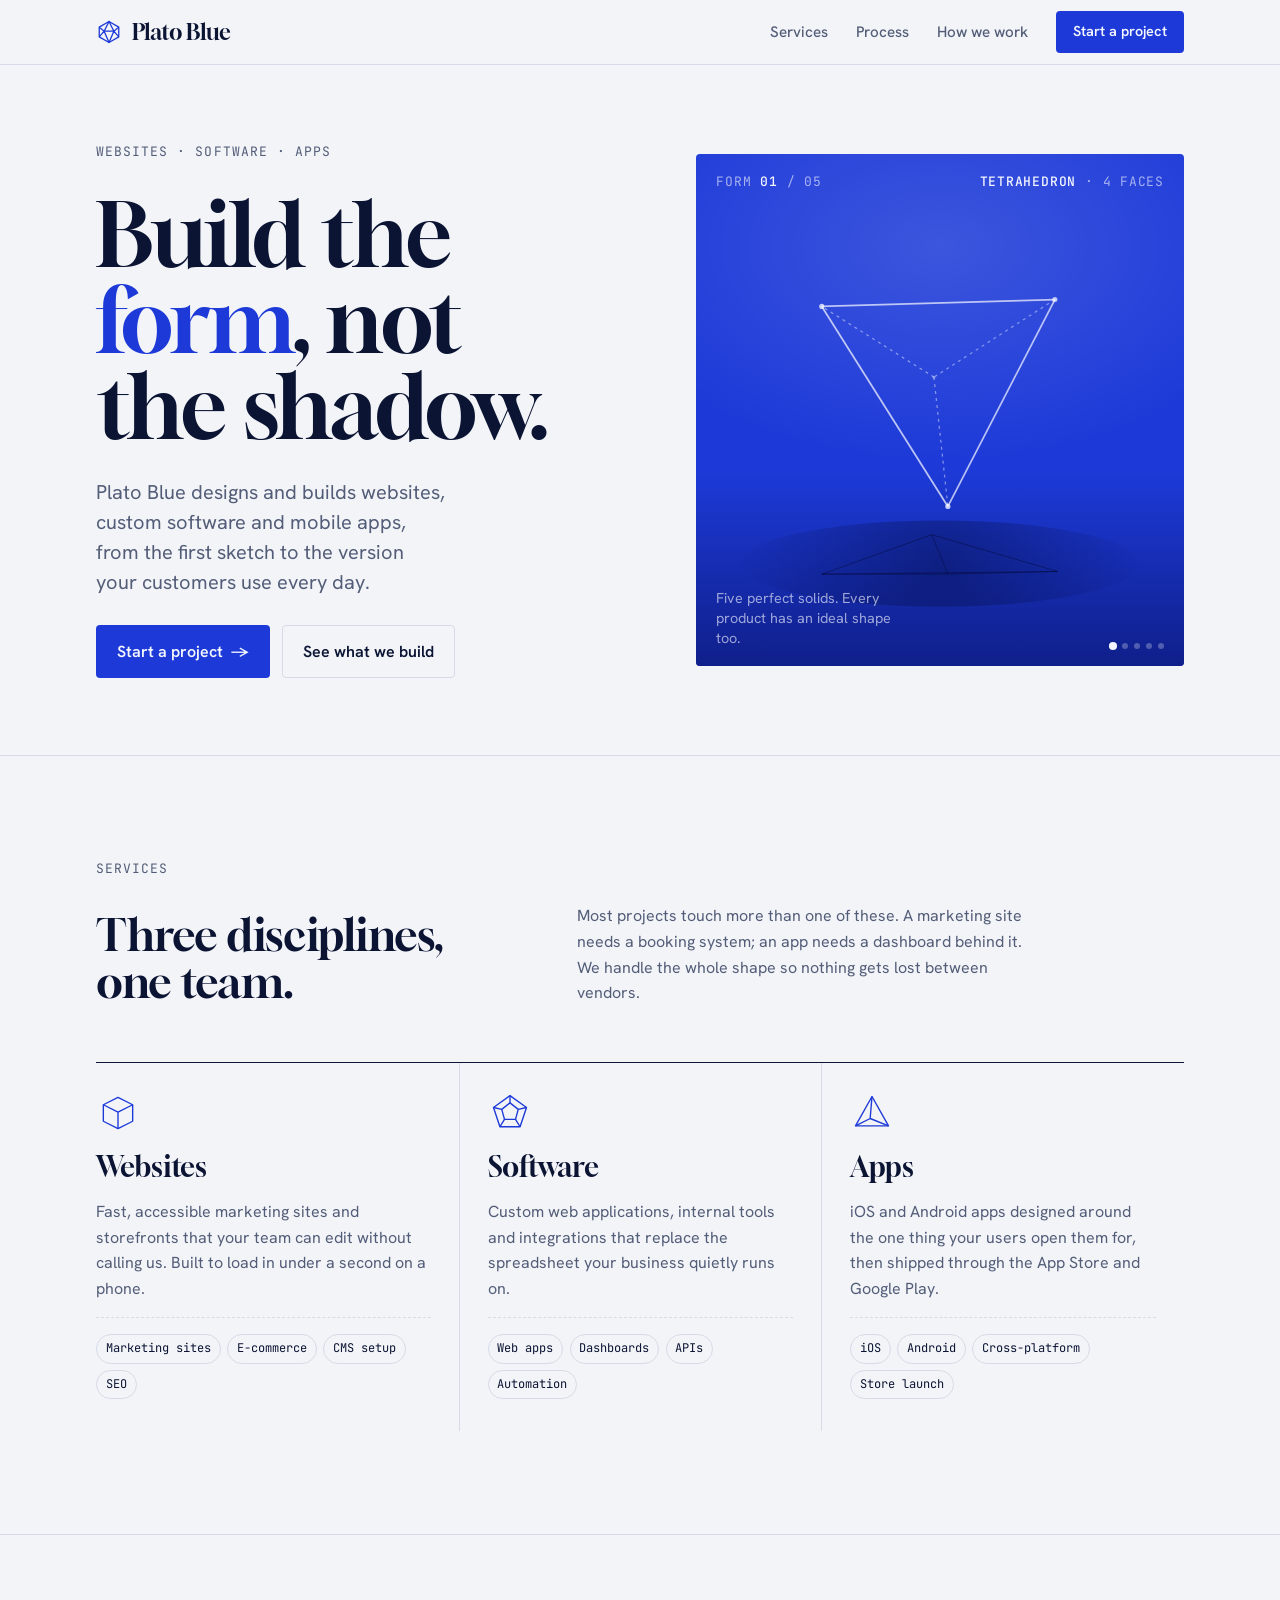
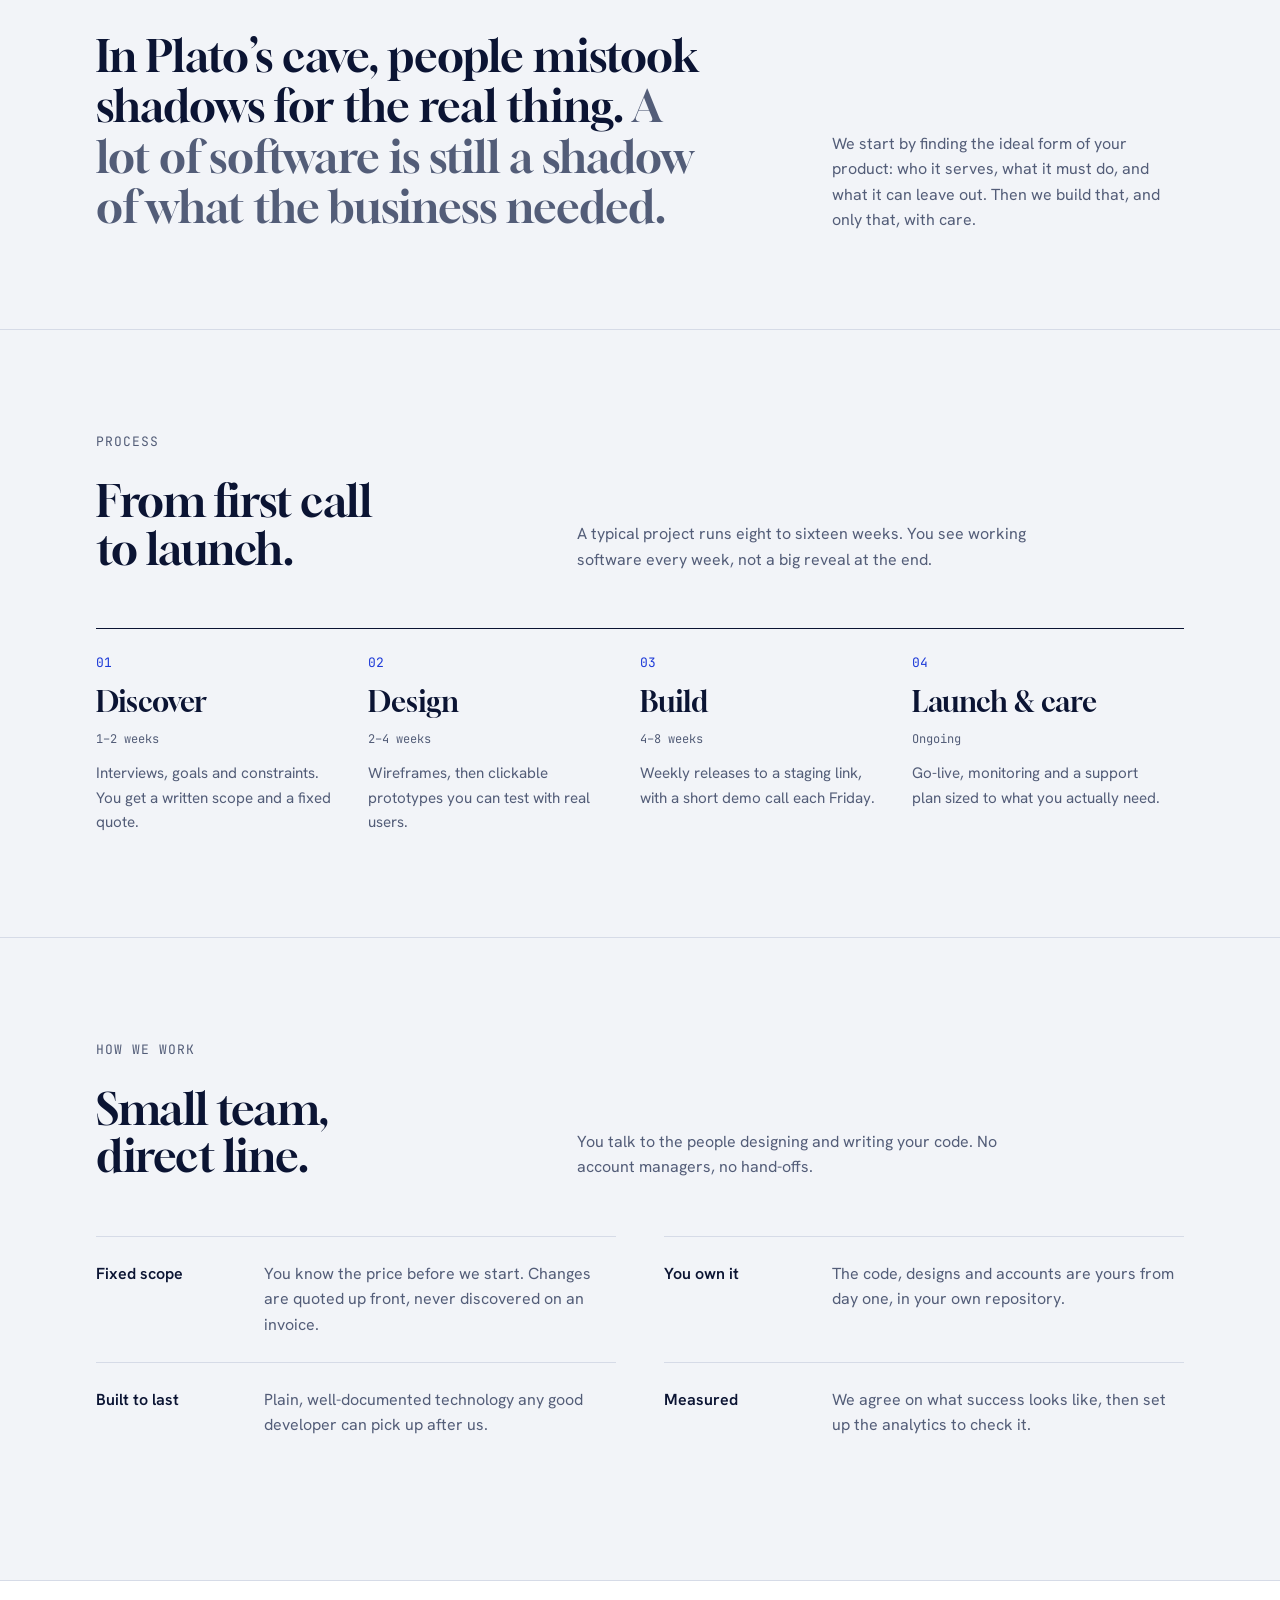
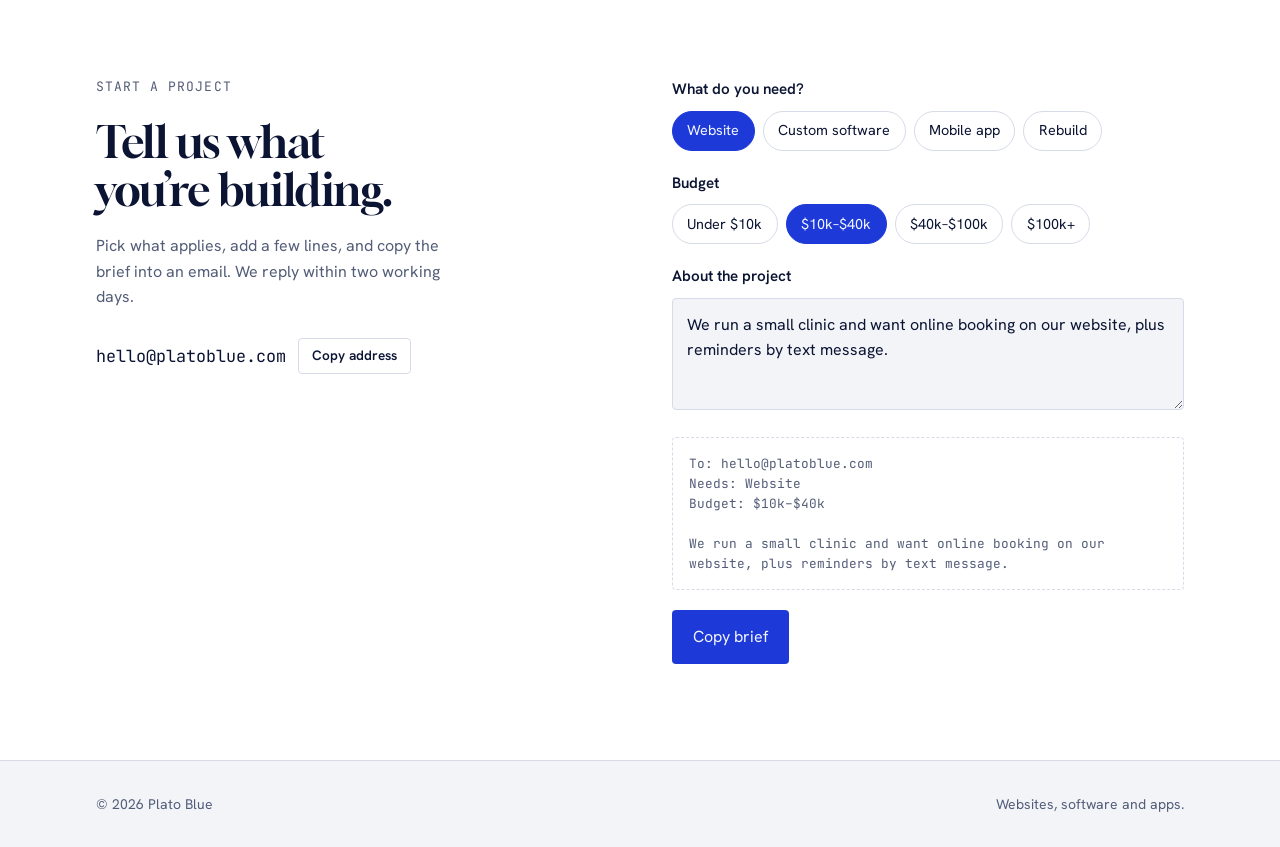
<file: plato-blue/index.html>
<!doctype html>
<html lang="en">
<head>
<meta charset="utf-8">
<meta name="viewport" content="width=device-width, initial-scale=1, viewport-fit=cover">
<title>Plato Blue</title>
<meta name="claude:viewport-fit-sides" content="cover">
<meta name="description" content="Plato Blue designs and builds websites, software and mobile apps.">
<link rel="preconnect" href="https://fonts.googleapis.com">
<link rel="preconnect" href="https://fonts.gstatic.com" crossorigin>
<link rel="stylesheet" href="https://fonts.googleapis.com/css2?family=Gloock&family=Hanken+Grotesk:wght@400;500;600&family=JetBrains+Mono:wght@400;500&display=swap">
<style>
/* Layout: a solid ultramarine "form" panel anchors the hero; everything after it is quiet ink on cool paper, set on a 12-column grid. */
:root {
  --bg: #f2f4f8;
  --surface: #ffffff;
  --ink: #0b1433;
  --muted: #535d78;
  --line: #d6dbe7;
  --plato: #1d3ad8;
  --plato-deep: #0f1f8a;
  --on-plato: #f4f6ff;
  --on-plato-dim: rgba(244, 246, 255, 0.62);

  --font-display: "Gloock", "Iowan Old Style", Georgia, serif;
  --font-body: "Hanken Grotesk", ui-sans-serif, system-ui, -apple-system, "Segoe UI", sans-serif;
  --font-mono: "JetBrains Mono", ui-monospace, SFMono-Regular, Menlo, monospace;

  --step--1: 0.8125rem;
  --step-0: 1rem;
  --step-1: 1.25rem;
  --step-2: 1.75rem;
  --step-3: clamp(2rem, 4vw, 2.75rem);
  --step-4: clamp(2.75rem, 7vw, 5.5rem);

  --wrap: 72rem;
  --radius: 4px;
}
@media (prefers-color-scheme: dark) {
  :root:not([data-theme="light"]) {
    --bg: #070b1a;
    --surface: #0d1329;
    --ink: #e7ebf7;
    --muted: #8e97b3;
    --line: #1d2645;
    --plato: #3a57f0;
    --plato-deep: #14238f;
    --on-plato: #f4f6ff;
    --on-plato-dim: rgba(244, 246, 255, 0.6);
    color-scheme: dark;
  }
}
:root[data-theme="dark"] {
  --bg: #070b1a;
  --surface: #0d1329;
  --ink: #e7ebf7;
  --muted: #8e97b3;
  --line: #1d2645;
  --plato: #3a57f0;
  --plato-deep: #14238f;
  --on-plato: #f4f6ff;
  --on-plato-dim: rgba(244, 246, 255, 0.6);
  color-scheme: dark;
}

* { box-sizing: border-box; }
html { scroll-behavior: smooth; }
body {
  margin: 0;
  background: var(--bg);
  color: var(--ink);
  font-family: var(--font-body);
  font-size: var(--step-0);
  line-height: 1.6;
  -webkit-font-smoothing: antialiased;
}
a { color: inherit; }
:focus-visible { outline: 2px solid var(--plato); outline-offset: 3px; border-radius: 2px; }

.wrap {
  width: 100%;
  max-width: var(--wrap);
  margin-inline: auto;
  padding-left: max(16px, env(safe-area-inset-left, 0px));
  padding-right: max(16px, env(safe-area-inset-right, 0px));
}
@media (min-width: 720px) {
  .wrap {
    padding-left: max(32px, env(safe-area-inset-left, 0px));
    padding-right: max(32px, env(safe-area-inset-right, 0px));
  }
}

.label {
  font-family: var(--font-mono);
  font-size: var(--step--1);
  letter-spacing: 0.08em;
  text-transform: uppercase;
  color: var(--muted);
}

h1, h2, h3 { font-family: var(--font-display); font-weight: 400; margin: 0; text-wrap: balance; }
h1 { font-size: var(--step-4); line-height: 0.98; letter-spacing: -0.02em; }
h2 { font-size: var(--step-3); line-height: 1.08; letter-spacing: -0.01em; }
h3 { font-size: var(--step-2); line-height: 1.15; }
p { margin: 0; }

.btn {
  display: inline-flex;
  align-items: center;
  gap: 0.5rem;
  padding: 0.8rem 1.25rem;
  border-radius: var(--radius);
  font-weight: 600;
  text-decoration: none;
  border: 1px solid transparent;
  transition: transform 160ms ease, background-color 160ms ease;
}
.btn:hover { transform: translateY(-1px); }
.btn-primary { background: var(--plato); color: var(--on-plato); }
.btn-primary:hover { background: var(--plato-deep); }
.btn-ghost { border-color: var(--line); color: var(--ink); }
.btn-ghost:hover { border-color: var(--ink); }

/* ── Header ─────────────────────────────────── */
.site-header {
  position: sticky;
  top: env(safe-area-inset-top, 0px);
  z-index: 10;
  background: color-mix(in srgb, var(--bg) 88%, transparent);
  backdrop-filter: blur(10px);
  border-bottom: 1px solid var(--line);
}
.site-header .wrap {
  display: flex;
  align-items: center;
  justify-content: space-between;
  gap: 1rem;
  height: 4rem;
}
.wordmark {
  display: inline-flex;
  align-items: center;
  gap: 0.6rem;
  text-decoration: none;
  font-family: var(--font-display);
  font-size: 1.35rem;
  letter-spacing: -0.01em;
}
.wordmark svg { width: 26px; height: 26px; color: var(--plato); }
.nav { display: flex; align-items: center; gap: 1.75rem; }
.nav a:not(.btn) {
  text-decoration: none;
  color: var(--muted);
  font-weight: 500;
  font-size: 0.95rem;
}
.nav a:not(.btn):hover { color: var(--ink); }
.nav .btn { padding: 0.55rem 1rem; font-size: 0.9rem; }
@media (max-width: 720px) {
  .nav a:not(.btn) { display: none; }
}

/* ── Hero ───────────────────────────────────── */
.hero { padding-block: clamp(2.5rem, 6vw, 5rem); }
.hero .wrap {
  display: grid;
  grid-template-columns: minmax(0, 1.1fr) minmax(0, 1fr);
  gap: clamp(2rem, 5vw, 4rem);
  align-items: center;
}
.hero-copy { display: flex; flex-direction: column; gap: 1.75rem; min-width: 0; }
.hero-copy h1 em { font-style: normal; color: var(--plato); }
.hero-lede { font-size: var(--step-1); line-height: 1.5; color: var(--muted); max-width: 32ch; }
.hero-actions { display: flex; flex-wrap: wrap; gap: 0.75rem; }

.form-panel {
  position: relative;
  background: var(--plato);
  color: var(--on-plato);
  border-radius: var(--radius);
  aspect-ratio: 1 / 1.05;
  max-width: 100%;
  overflow: hidden;
  isolation: isolate;
}
.form-panel::before {
  content: "";
  position: absolute;
  inset: 0;
  background:
    radial-gradient(120% 70% at 50% 18%, rgba(255,255,255,0.14), transparent 60%),
    linear-gradient(to bottom, transparent 62%, var(--plato-deep) 100%);
  z-index: -1;
}
.form-panel canvas { display: block; width: 100%; height: 100%; cursor: pointer; }
.form-meta {
  position: absolute;
  left: 1.25rem; right: 1.25rem; top: 1.1rem;
  display: flex;
  justify-content: space-between;
  gap: 1rem;
  font-family: var(--font-mono);
  font-size: var(--step--1);
  letter-spacing: 0.06em;
  text-transform: uppercase;
  color: var(--on-plato-dim);
  pointer-events: none;
}
.form-meta strong { color: var(--on-plato); font-weight: 500; }
.form-caption {
  position: absolute;
  left: 1.25rem; right: 1.25rem; bottom: 1.1rem;
  display: flex;
  justify-content: space-between;
  align-items: flex-end;
  gap: 1rem;
  font-size: 0.9rem;
  color: var(--on-plato-dim);
  pointer-events: none;
}
.form-caption span:first-child { max-width: 24ch; line-height: 1.4; }
.form-dots { display: flex; gap: 6px; }
.form-dots i {
  width: 6px; height: 6px; border-radius: 50%;
  background: var(--on-plato-dim);
  opacity: 0.45;
  transition: opacity 200ms, transform 200ms;
}
.form-dots i.on { opacity: 1; transform: scale(1.35); background: var(--on-plato); }

@media (max-width: 860px) {
  .hero .wrap { grid-template-columns: minmax(0, 1fr); }
  .form-panel { aspect-ratio: 1 / 0.9; }
}

/* ── Sections ───────────────────────────────── */
.section { padding-block: clamp(3.5rem, 8vw, 6.5rem); border-top: 1px solid var(--line); }
.section-head {
  display: grid;
  grid-template-columns: minmax(0, 1fr) minmax(0, 1.4fr);
  gap: 1.5rem 3rem;
  align-items: end;
  margin-bottom: clamp(2rem, 5vw, 3.5rem);
}
.section-head p { color: var(--muted); max-width: 52ch; }
.section-head .label { grid-column: 1 / -1; }
@media (max-width: 720px) { .section-head { grid-template-columns: minmax(0, 1fr); } }

/* Services */
.services {
  display: grid;
  grid-template-columns: repeat(3, minmax(0, 1fr));
  border-top: 1px solid var(--ink);
}
.service {
  display: flex;
  flex-direction: column;
  gap: 1rem;
  padding: 1.75rem 1.75rem 2rem 0;
  min-width: 0;
}
.service + .service { border-left: 1px solid var(--line); padding-left: 1.75rem; }
.service-glyph { width: 44px; height: 44px; color: var(--plato); }
.service p { color: var(--muted); }
.service ul {
  list-style: none;
  margin: auto 0 0;
  padding: 1rem 0 0;
  border-top: 1px dashed var(--line);
  display: flex;
  flex-wrap: wrap;
  gap: 0.4rem;
}
.service li {
  font-family: var(--font-mono);
  font-size: 0.75rem;
  padding: 0.25rem 0.55rem;
  border: 1px solid var(--line);
  border-radius: 999px;
  color: var(--ink);
}
@media (max-width: 860px) {
  .services { grid-template-columns: minmax(0, 1fr); }
  .service, .service + .service { padding: 1.75rem 0; border-left: 0; }
  .service + .service { border-top: 1px solid var(--line); }
}

/* Thesis band */
.thesis {
  padding-block: clamp(3.5rem, 8vw, 6rem);
  border-top: 1px solid var(--line);
}
.thesis blockquote {
  margin: 0;
  font-family: var(--font-display);
  font-size: var(--step-3);
  line-height: 1.15;
  max-width: 28ch;
  text-wrap: balance;
}
.thesis blockquote span { color: var(--muted); }
.thesis-row {
  display: grid;
  grid-template-columns: minmax(0, 1fr) minmax(0, 22rem);
  gap: 2rem 4rem;
  align-items: end;
}
.thesis-row p { color: var(--muted); }
@media (max-width: 860px) { .thesis-row { grid-template-columns: minmax(0, 1fr); } }

/* Process */
.process {
  list-style: none;
  margin: 0;
  padding: 0;
  display: grid;
  grid-template-columns: repeat(4, minmax(0, 1fr));
  gap: 0;
  counter-reset: step;
}
.process li {
  display: flex;
  flex-direction: column;
  gap: 0.75rem;
  padding: 1.5rem 1.5rem 0 0;
  border-top: 1px solid var(--ink);
  min-width: 0;
  counter-increment: step;
}
.process li::before {
  content: counter(step, decimal-leading-zero);
  font-family: var(--font-mono);
  font-size: var(--step--1);
  color: var(--plato);
}
.process .dur {
  font-family: var(--font-mono);
  font-size: 0.75rem;
  color: var(--muted);
  font-variant-numeric: tabular-nums;
}
.process p { color: var(--muted); font-size: 0.95rem; }
@media (max-width: 860px) {
  .process { grid-template-columns: repeat(2, minmax(0, 1fr)); row-gap: 2rem; }
}
@media (max-width: 520px) {
  .process { grid-template-columns: minmax(0, 1fr); }
  .process li { padding-right: 0; }
}

/* Principles */
.principles {
  display: grid;
  grid-template-columns: repeat(2, minmax(0, 1fr));
  gap: 0 3rem;
}
.principle {
  display: grid;
  grid-template-columns: 9rem minmax(0, 1fr);
  gap: 1.5rem;
  padding-block: 1.5rem;
  border-top: 1px solid var(--line);
}
.principle dt { font-weight: 600; }
.principle dd { margin: 0; color: var(--muted); }
@media (max-width: 860px) {
  .principles { grid-template-columns: minmax(0, 1fr); }
}
@media (max-width: 520px) {
  .principle { grid-template-columns: minmax(0, 1fr); gap: 0.35rem; }
}

/* Contact */
.contact {
  background: var(--surface);
  border-top: 1px solid var(--line);
  padding-block: clamp(3.5rem, 8vw, 6rem);
}
.contact .wrap {
  display: grid;
  grid-template-columns: minmax(0, 1fr) minmax(0, 1fr);
  gap: 2.5rem 4rem;
}
.contact-copy { display: flex; flex-direction: column; gap: 1.25rem; min-width: 0; }
.contact-copy p { color: var(--muted); max-width: 40ch; }
.email-line {
  display: flex;
  flex-wrap: wrap;
  align-items: center;
  gap: 0.75rem;
  margin-top: 0.5rem;
}
.email {
  font-family: var(--font-mono);
  font-size: 1.05rem;
  user-select: all;
  word-break: break-all;
}
.copy-btn {
  font: inherit;
  font-size: 0.85rem;
  font-weight: 600;
  padding: 0.4rem 0.8rem;
  border-radius: var(--radius);
  border: 1px solid var(--line);
  background: transparent;
  color: var(--ink);
  cursor: pointer;
}
.copy-btn:hover { border-color: var(--ink); }

.brief { display: flex; flex-direction: column; gap: 1.25rem; min-width: 0; }
.brief fieldset { border: 0; margin: 0; padding: 0; display: flex; flex-direction: column; gap: 0.6rem; }
.brief legend, .brief label.field-label { font-weight: 600; font-size: 0.95rem; padding: 0; margin-bottom: 0.6rem; }
.chips { display: flex; flex-wrap: wrap; gap: 0.5rem; }
.chip { position: relative; }
.chip input { position: absolute; opacity: 0; pointer-events: none; }
.chip span {
  display: inline-block;
  padding: 0.45rem 0.9rem;
  border: 1px solid var(--line);
  border-radius: 999px;
  font-size: 0.9rem;
  cursor: pointer;
  transition: background-color 140ms, border-color 140ms, color 140ms;
}
.chip input:checked + span { background: var(--plato); border-color: var(--plato); color: var(--on-plato); }
.chip input:focus-visible + span { outline: 2px solid var(--plato); outline-offset: 2px; }
.brief textarea {
  width: 100%;
  min-height: 7rem;
  resize: vertical;
  font: inherit;
  padding: 0.8rem 0.9rem;
  border: 1px solid var(--line);
  border-radius: var(--radius);
  background: var(--bg);
  color: var(--ink);
}
.brief textarea:focus { outline: 2px solid var(--plato); outline-offset: 1px; border-color: transparent; }
.brief-out {
  font-family: var(--font-mono);
  font-size: 0.8rem;
  line-height: 1.55;
  white-space: pre-wrap;
  padding: 1rem;
  border: 1px dashed var(--line);
  border-radius: var(--radius);
  color: var(--muted);
}
.brief-actions { display: flex; flex-wrap: wrap; gap: 0.75rem; align-items: center; }
.brief-actions button { font: inherit; cursor: pointer; }
.status { font-size: 0.85rem; color: var(--muted); }
@media (max-width: 860px) { .contact .wrap { grid-template-columns: minmax(0, 1fr); } }

/* Footer */
.site-footer { border-top: 1px solid var(--line); padding-block: 2rem; }
.site-footer .wrap {
  display: flex;
  flex-wrap: wrap;
  justify-content: space-between;
  gap: 1rem;
  color: var(--muted);
  font-size: 0.875rem;
}

@media (prefers-reduced-motion: reduce) {
  html { scroll-behavior: auto; }
  .btn, .form-dots i { transition: none; }
}
</style>
</head>
<body>

<header class="site-header">
  <div class="wrap">
    <a class="wordmark" href="#top" aria-label="Plato Blue home">
      <svg viewBox="0 0 32 32" fill="none" stroke="currentColor" stroke-width="1.6" stroke-linejoin="round" aria-hidden="true">
        <path d="M16 3 L28 10 L28 22 L16 29 L4 22 L4 10 Z"/>
        <path d="M16 3 L10 15 L22 15 Z M10 15 L4 10 M22 15 L28 10 M10 15 L16 29 M22 15 L16 29 M10 15 L4 22 M22 15 L28 22"/>
      </svg>
      Plato Blue
    </a>
    <nav class="nav" aria-label="Primary">
      <a href="#services">Services</a>
      <a href="#process">Process</a>
      <a href="#principles">How we work</a>
      <a class="btn btn-primary" href="#contact">Start a project</a>
    </nav>
  </div>
</header>

<main id="top">
  <section class="hero">
    <div class="wrap">
      <div class="hero-copy">
        <span class="label">Websites · Software · Apps</span>
        <h1>Build the <em>form</em>, not the shadow.</h1>
        <p class="hero-lede">Plato Blue designs and builds websites, custom software and mobile apps, from the first sketch to the version your customers use every day.</p>
        <div class="hero-actions">
          <a class="btn btn-primary" href="#contact">Start a project <span aria-hidden="true">→</span></a>
          <a class="btn btn-ghost" href="#services">See what we build</a>
        </div>
      </div>

      <figure class="form-panel" style="margin:0">
        <canvas id="solid" aria-label="A rotating wireframe Platonic solid casting a shadow. Click to show the next solid." role="img"></canvas>
        <div class="form-meta" aria-live="polite">
          <span>Form <strong id="form-index">01</strong> / 05</span>
          <span><strong id="form-name">Tetrahedron</strong> · <span id="form-faces">4</span> faces</span>
        </div>
        <figcaption class="form-caption">
          <span>Five perfect solids. Every product has an ideal shape too.</span>
          <span class="form-dots" aria-hidden="true"><i></i><i></i><i></i><i></i><i></i></span>
        </figcaption>
      </figure>
    </div>
  </section>

  <section class="section" id="services">
    <div class="wrap">
      <div class="section-head">
        <span class="label">Services</span>
        <h2>Three disciplines, one team.</h2>
        <p>Most projects touch more than one of these. A marketing site needs a booking system; an app needs a dashboard behind it. We handle the whole shape so nothing gets lost between vendors.</p>
      </div>

      <div class="services">
        <article class="service">
          <svg class="service-glyph" viewBox="0 0 48 48" fill="none" stroke="currentColor" stroke-width="1.5" stroke-linejoin="round" aria-hidden="true">
            <path d="M8 15 L24 7 L40 15 L40 33 L24 41 L8 33 Z"/><path d="M8 15 L24 23 L40 15 M24 23 L24 41"/>
          </svg>
          <h3>Websites</h3>
          <p>Fast, accessible marketing sites and storefronts that your team can edit without calling us. Built to load in under a second on a phone.</p>
          <ul><li>Marketing sites</li><li>E-commerce</li><li>CMS setup</li><li>SEO</li></ul>
        </article>
        <article class="service">
          <svg class="service-glyph" viewBox="0 0 48 48" fill="none" stroke="currentColor" stroke-width="1.5" stroke-linejoin="round" aria-hidden="true">
            <path d="M24 5 L42 18 L35 39 L13 39 L6 18 Z"/><path d="M24 13 L33 20 L30 31 L18 31 L15 20 Z"/><path d="M24 5 L24 13 M42 18 L33 20 M35 39 L30 31 M13 39 L18 31 M6 18 L15 20"/>
          </svg>
          <h3>Software</h3>
          <p>Custom web applications, internal tools and integrations that replace the spreadsheet your business quietly runs on.</p>
          <ul><li>Web apps</li><li>Dashboards</li><li>APIs</li><li>Automation</li></ul>
        </article>
        <article class="service">
          <svg class="service-glyph" viewBox="0 0 48 48" fill="none" stroke="currentColor" stroke-width="1.5" stroke-linejoin="round" aria-hidden="true">
            <path d="M24 6 L42 38 L6 38 Z"/><path d="M24 6 L22 30 L6 38 M22 30 L42 38"/>
          </svg>
          <h3>Apps</h3>
          <p>iOS and Android apps designed around the one thing your users open them for, then shipped through the App Store and Google Play.</p>
          <ul><li>iOS</li><li>Android</li><li>Cross-platform</li><li>Store launch</li></ul>
        </article>
      </div>
    </div>
  </section>

  <section class="thesis">
    <div class="wrap thesis-row">
      <blockquote>In Plato’s cave, people mistook shadows for the real thing. <span>A lot of software is still a shadow of what the business needed.</span></blockquote>
      <p>We start by finding the ideal form of your product: who it serves, what it must do, and what it can leave out. Then we build that, and only that, with care.</p>
    </div>
  </section>

  <section class="section" id="process">
    <div class="wrap">
      <div class="section-head">
        <span class="label">Process</span>
        <h2>From first call to launch.</h2>
        <p>A typical project runs eight to sixteen weeks. You see working software every week, not a big reveal at the end.</p>
      </div>
      <ol class="process">
        <li>
          <h3>Discover</h3>
          <span class="dur">1–2 weeks</span>
          <p>Interviews, goals and constraints. You get a written scope and a fixed quote.</p>
        </li>
        <li>
          <h3>Design</h3>
          <span class="dur">2–4 weeks</span>
          <p>Wireframes, then clickable prototypes you can test with real users.</p>
        </li>
        <li>
          <h3>Build</h3>
          <span class="dur">4–8 weeks</span>
          <p>Weekly releases to a staging link, with a short demo call each Friday.</p>
        </li>
        <li>
          <h3>Launch &amp; care</h3>
          <span class="dur">Ongoing</span>
          <p>Go-live, monitoring and a support plan sized to what you actually need.</p>
        </li>
      </ol>
    </div>
  </section>

  <section class="section" id="principles">
    <div class="wrap">
      <div class="section-head">
        <span class="label">How we work</span>
        <h2>Small team, direct line.</h2>
        <p>You talk to the people designing and writing your code. No account managers, no hand-offs.</p>
      </div>
      <dl class="principles">
        <div class="principle"><dt>Fixed scope</dt><dd>You know the price before we start. Changes are quoted up front, never discovered on an invoice.</dd></div>
        <div class="principle"><dt>You own it</dt><dd>The code, designs and accounts are yours from day one, in your own repository.</dd></div>
        <div class="principle"><dt>Built to last</dt><dd>Plain, well-documented technology any good developer can pick up after us.</dd></div>
        <div class="principle"><dt>Measured</dt><dd>We agree on what success looks like, then set up the analytics to check it.</dd></div>
      </dl>
    </div>
  </section>

  <section class="contact" id="contact">
    <div class="wrap">
      <div class="contact-copy">
        <span class="label">Start a project</span>
        <h2>Tell us what you’re building.</h2>
        <p>Pick what applies, add a few lines, and copy the brief into an email. We reply within two working days.</p>
        <div class="email-line">
          <span class="email" id="email">hello@platoblue.com</span>
          <button class="copy-btn" type="button" data-copy="email">Copy address</button>
        </div>
      </div>

      <form class="brief" id="brief">
        <fieldset>
          <legend>What do you need?</legend>
          <div class="chips">
            <label class="chip"><input type="checkbox" id="need-web" name="need" value="Website" checked><span>Website</span></label>
            <label class="chip"><input type="checkbox" id="need-sw" name="need" value="Custom software"><span>Custom software</span></label>
            <label class="chip"><input type="checkbox" id="need-app" name="need" value="Mobile app"><span>Mobile app</span></label>
            <label class="chip"><input type="checkbox" id="need-redo" name="need" value="Rebuild of something existing"><span>Rebuild</span></label>
          </div>
        </fieldset>
        <fieldset>
          <legend>Budget</legend>
          <div class="chips">
            <label class="chip"><input type="radio" id="budget-1" name="budget" value="Under $10k"><span>Under $10k</span></label>
            <label class="chip"><input type="radio" id="budget-2" name="budget" value="$10k–$40k" checked><span>$10k–$40k</span></label>
            <label class="chip"><input type="radio" id="budget-3" name="budget" value="$40k–$100k"><span>$40k–$100k</span></label>
            <label class="chip"><input type="radio" id="budget-4" name="budget" value="$100k+"><span>$100k+</span></label>
          </div>
        </fieldset>
        <div>
          <label class="field-label" for="brief-text" style="display:block">About the project</label>
          <textarea id="brief-text" name="about">We run a small clinic and want online booking on our website, plus reminders by text message.</textarea>
        </div>
        <div class="brief-out" id="brief-out" aria-live="polite"></div>
        <div class="brief-actions">
          <button class="btn btn-primary" type="submit">Copy brief</button>
          <span class="status" id="brief-status"></span>
        </div>
      </form>
    </div>
  </section>
</main>

<footer class="site-footer">
  <div class="wrap">
    <span>© <span id="year">2026</span> Plato Blue</span>
    <span>Websites, software and apps.</span>
  </div>
</footer>

<script>
(function () {
  /* ── Platonic solids ─────────────────────── */
  var PHI = (1 + Math.sqrt(5)) / 2, IP = 1 / PHI;
  function signs(list) {
    var out = [];
    list.forEach(function (v) {
      var combos = [[1,1,1]];
      [0,1,2].forEach(function (i) {
        if (v[i] !== 0) {
          var next = [];
          combos.forEach(function (c) { next.push(c); var d = c.slice(); d[i] = -1; next.push(d); });
          combos = next;
        }
      });
      combos.forEach(function (c) { out.push([v[0]*c[0], v[1]*c[1], v[2]*c[2]]); });
    });
    return out;
  }
  function build(name, faces, verts) {
    var r = Math.hypot.apply(null, verts[0]);
    verts = verts.map(function (v) { return v.map(function (x) { return x / r; }); });
    var min = Infinity, edges = [], i, j, d;
    for (i = 0; i < verts.length; i++) for (j = i + 1; j < verts.length; j++) {
      d = Math.hypot(verts[i][0]-verts[j][0], verts[i][1]-verts[j][1], verts[i][2]-verts[j][2]);
      if (d < min - 1e-6) min = d;
    }
    for (i = 0; i < verts.length; i++) for (j = i + 1; j < verts.length; j++) {
      d = Math.hypot(verts[i][0]-verts[j][0], verts[i][1]-verts[j][1], verts[i][2]-verts[j][2]);
      if (Math.abs(d - min) < 1e-4) edges.push([i, j]);
    }
    return { name: name, faces: faces, v: verts, e: edges };
  }
  var SOLIDS = [
    build('Tetrahedron', 4, [[1,1,1],[1,-1,-1],[-1,1,-1],[-1,-1,1]]),
    build('Cube', 6, signs([[1,1,1]])),
    build('Octahedron', 8, signs([[1,0,0],[0,1,0],[0,0,1]])),
    build('Dodecahedron', 12, signs([[1,1,1],[0,IP,PHI],[IP,PHI,0],[PHI,0,IP]])),
    build('Icosahedron', 20, signs([[0,1,PHI],[1,PHI,0],[PHI,0,1]]))
  ];

  var canvas = document.getElementById('solid');
  var ctx = canvas.getContext('2d');
  var idxEl = document.getElementById('form-index');
  var nameEl = document.getElementById('form-name');
  var facesEl = document.getElementById('form-faces');
  var dots = document.querySelectorAll('.form-dots i');
  var reduce = window.matchMedia('(prefers-reduced-motion: reduce)');

  var current = 0, switchAt = 0, HOLD = 5200, FADE = 700;
  var W = 0, H = 0, DPR = 1;

  function resize() {
    var r = canvas.getBoundingClientRect();
    DPR = Math.min(window.devicePixelRatio || 1, 2);
    W = r.width; H = r.height;
    canvas.width = Math.round(W * DPR);
    canvas.height = Math.round(H * DPR);
    ctx.setTransform(DPR, 0, 0, DPR, 0, 0);
  }

  function setForm(i, now) {
    current = (i + SOLIDS.length) % SOLIDS.length;
    switchAt = now;
    var s = SOLIDS[current];
    idxEl.textContent = String(current + 1).padStart(2, '0');
    nameEl.textContent = s.name;
    facesEl.textContent = s.faces;
    dots.forEach(function (d, k) { d.classList.toggle('on', k === current); });
  }

  function rotate(p, ax, ay) {
    var x = p[0], y = p[1], z = p[2];
    var cy = Math.cos(ay), sy = Math.sin(ay);
    var x1 = x * cy + z * sy, z1 = -x * sy + z * cy;
    var cx = Math.cos(ax), sx = Math.sin(ax);
    return [x1, y * cx - z1 * sx, y * sx + z1 * cx];
  }

  function draw(now) {
    var s = SOLIDS[current];
    var age = now - switchAt;
    var scale = 1;
    if (!reduce.matches) {
      if (age < FADE) scale = easeOut(age / FADE);
      else if (age > HOLD - FADE) scale = Math.max(0, easeOut((HOLD - age) / FADE));
    }
    ctx.clearRect(0, 0, W, H);

    var size = Math.min(W, H) * 0.27 * scale;
    var cx = W / 2, cy = H * 0.44;
    var t = reduce.matches ? 1.2 : now / 1000;
    var ay = t * 0.45, ax = 0.45 + Math.sin(t * 0.3) * 0.25;
    var bob = reduce.matches ? 0 : Math.sin(t * 1.1) * 0.06;
    var floorY = H * 0.8;
    var cam = 4;

    var pts = s.v.map(function (p) {
      var r = rotate(p, ax, ay);
      var k = cam / (cam - r[2]);
      return { x: cx + r[0] * size * k, y: cy + (r[1] + bob) * -size * k, z: r[2], wx: r[0], wz: r[2] };
    });

    // Shadow on the cave floor: flatten height, squash depth.
    ctx.save();
    var grd = ctx.createRadialGradient(cx, floorY, 0, cx, floorY, size * 1.5 + 1);
    grd.addColorStop(0, 'rgba(0, 6, 40, 0.35)');
    grd.addColorStop(1, 'rgba(0, 6, 40, 0)');
    ctx.fillStyle = grd;
    ctx.beginPath();
    ctx.ellipse(cx, floorY, size * 1.5 + 1, size * 0.32 + 1, 0, 0, Math.PI * 2);
    ctx.fill();
    ctx.strokeStyle = 'rgba(0, 6, 40, 0.4)';
    ctx.lineWidth = 1;
    s.e.forEach(function (e) {
      var a = pts[e[0]], b = pts[e[1]];
      ctx.beginPath();
      ctx.moveTo(cx + a.wx * size * 1.1, floorY + a.wz * size * 0.22);
      ctx.lineTo(cx + b.wx * size * 1.1, floorY + b.wz * size * 0.22);
      ctx.stroke();
    });
    ctx.restore();

    // Edges, back to front.
    var edges = s.e.map(function (e) { return { a: pts[e[0]], b: pts[e[1]], z: (pts[e[0]].z + pts[e[1]].z) / 2 }; });
    edges.sort(function (m, n) { return m.z - n.z; });
    edges.forEach(function (e) {
      var depth = (e.z + 1) / 2;
      ctx.strokeStyle = 'rgba(244, 246, 255,' + (0.18 + depth * 0.82).toFixed(3) + ')';
      ctx.lineWidth = 0.8 + depth * 1.4;
      ctx.setLineDash(depth < 0.35 ? [3, 4] : []);
      ctx.beginPath();
      ctx.moveTo(e.a.x, e.a.y);
      ctx.lineTo(e.b.x, e.b.y);
      ctx.stroke();
    });
    ctx.setLineDash([]);
    pts.forEach(function (p) {
      var depth = (p.z + 1) / 2;
      ctx.fillStyle = 'rgba(244, 246, 255,' + (0.3 + depth * 0.7).toFixed(3) + ')';
      ctx.beginPath();
      ctx.arc(p.x, p.y, 1.5 + depth * 1.6, 0, Math.PI * 2);
      ctx.fill();
    });
  }

  function easeOut(x) { x = Math.min(1, Math.max(0, x)); return 1 - Math.pow(1 - x, 3); }

  function loop(now) {
    if (!reduce.matches && now - switchAt >= HOLD) setForm(current + 1, now);
    draw(now);
    if (!reduce.matches) requestAnimationFrame(loop);
  }

  canvas.addEventListener('click', function () {
    var now = performance.now();
    setForm(current + 1, now);
    if (reduce.matches) draw(now);
  });
  window.addEventListener('resize', function () { resize(); if (reduce.matches) draw(performance.now()); });
  resize();
  setForm(0, performance.now());
  requestAnimationFrame(loop);

  /* ── Brief builder ─────────────────────── */
  var form = document.getElementById('brief');
  var out = document.getElementById('brief-out');
  var status = document.getElementById('brief-status');
  function briefText() {
    var needs = Array.prototype.map.call(form.querySelectorAll('input[name="need"]:checked'), function (i) { return i.value; });
    var budget = form.querySelector('input[name="budget"]:checked');
    return 'To: ' + document.getElementById('email').textContent + '\n' +
      'Needs: ' + (needs.length ? needs.join(', ') : 'Not sure yet') + '\n' +
      'Budget: ' + (budget ? budget.value : 'Not sure yet') + '\n\n' +
      form.about.value.trim();
  }
  function render() { out.textContent = briefText(); status.textContent = ''; }
  form.addEventListener('input', render);
  form.addEventListener('change', render);
  render();

  function copy(text, done, fallbackEl) {
    try {
      navigator.clipboard.writeText(text).then(done, function () { select(fallbackEl); });
    } catch (e) { select(fallbackEl); }
  }
  function select(el) {
    var range = document.createRange();
    range.selectNodeContents(el);
    var sel = window.getSelection();
    sel.removeAllRanges();
    sel.addRange(range);
    status.textContent = 'Selected. Press Ctrl+C or ⌘C to copy.';
  }
  form.addEventListener('submit', function (e) {
    e.preventDefault();
    copy(briefText(), function () { status.textContent = 'Brief copied. Paste it into an email to us.'; }, out);
  });
  document.querySelector('[data-copy="email"]').addEventListener('click', function (e) {
    var btn = e.currentTarget, el = document.getElementById('email');
    copy(el.textContent, function () { btn.textContent = 'Copied'; setTimeout(function () { btn.textContent = 'Copy address'; }, 1600); }, el);
  });

  document.getElementById('year').textContent = new Date().getFullYear();
})();
</script>
</body>
</html>
</file>
